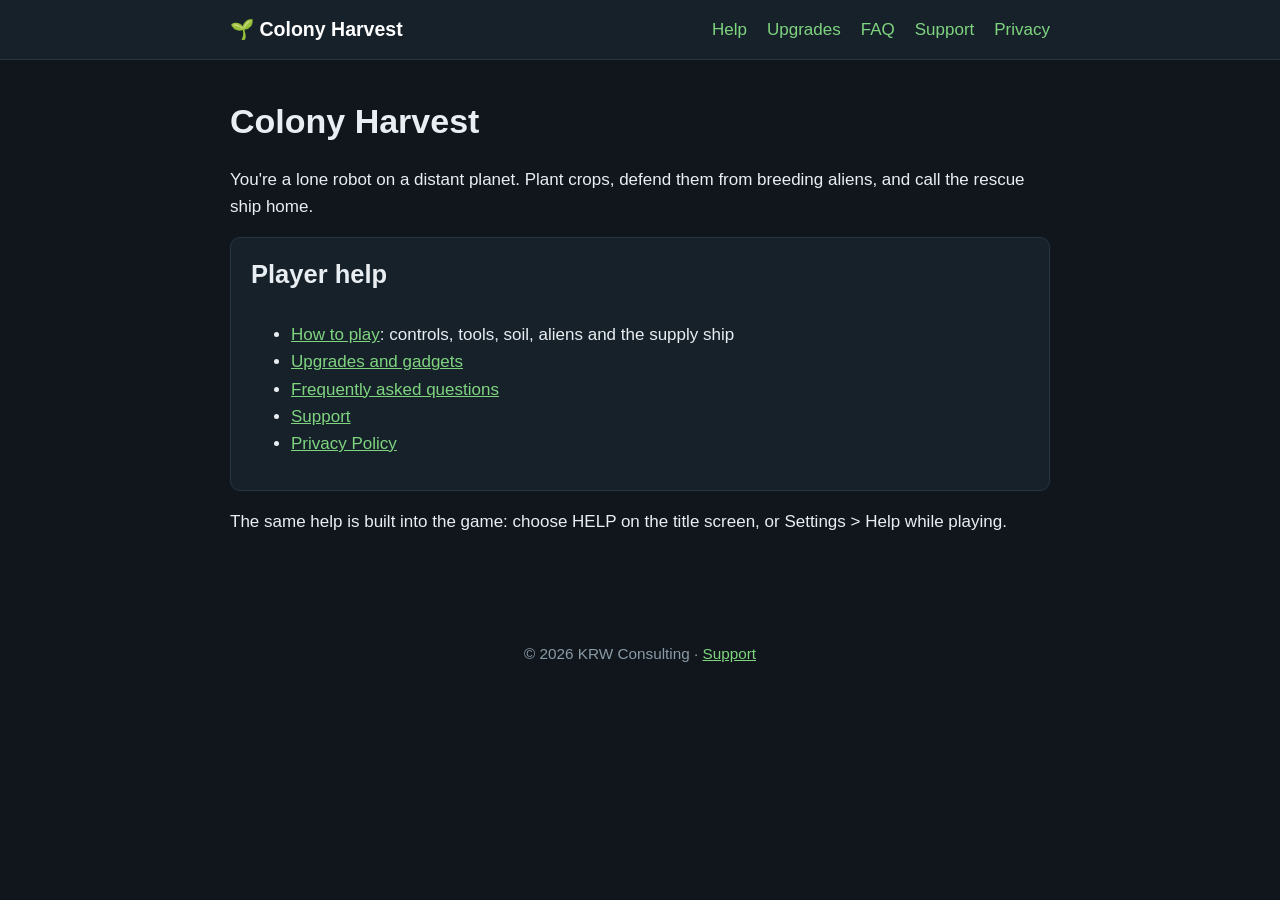
<file: index.html>
<!DOCTYPE html>
<html lang="en-GB"><head><meta charset="utf-8"><meta name="viewport" content="width=device-width,initial-scale=1">
<title>Colony Harvest</title><link rel="stylesheet" href="style.css"></head><body>
<header><nav><a class="brand" href="index.html">🌱 Colony Harvest</a><a href="help.html">Help</a><a href="upgrades.html">Upgrades</a><a href="faq.html">FAQ</a><a href="support.html">Support</a><a href="privacy.html">Privacy</a></nav></header>
<main>
<h1>Colony Harvest</h1>
<p>You're a lone robot on a distant planet. Plant crops, defend them from breeding aliens, and call the rescue ship home.</p>
<div class="card"><h2 style="margin-top:0;border:0">Player help</h2>
<ul><li><a href="help.html">How to play</a>: controls, tools, soil, aliens and the supply ship</li>
<li><a href="upgrades.html">Upgrades and gadgets</a></li>
<li><a href="faq.html">Frequently asked questions</a></li>
<li><a href="support.html">Support</a></li>
<li><a href="privacy.html">Privacy Policy</a></li></ul></div>
<p>The same help is built into the game: choose HELP on the title screen, or Settings &gt; Help while playing.</p>
</main><footer>&copy; 2026 KRW Consulting · <a href="support.html">Support</a></footer></body></html>
</file>
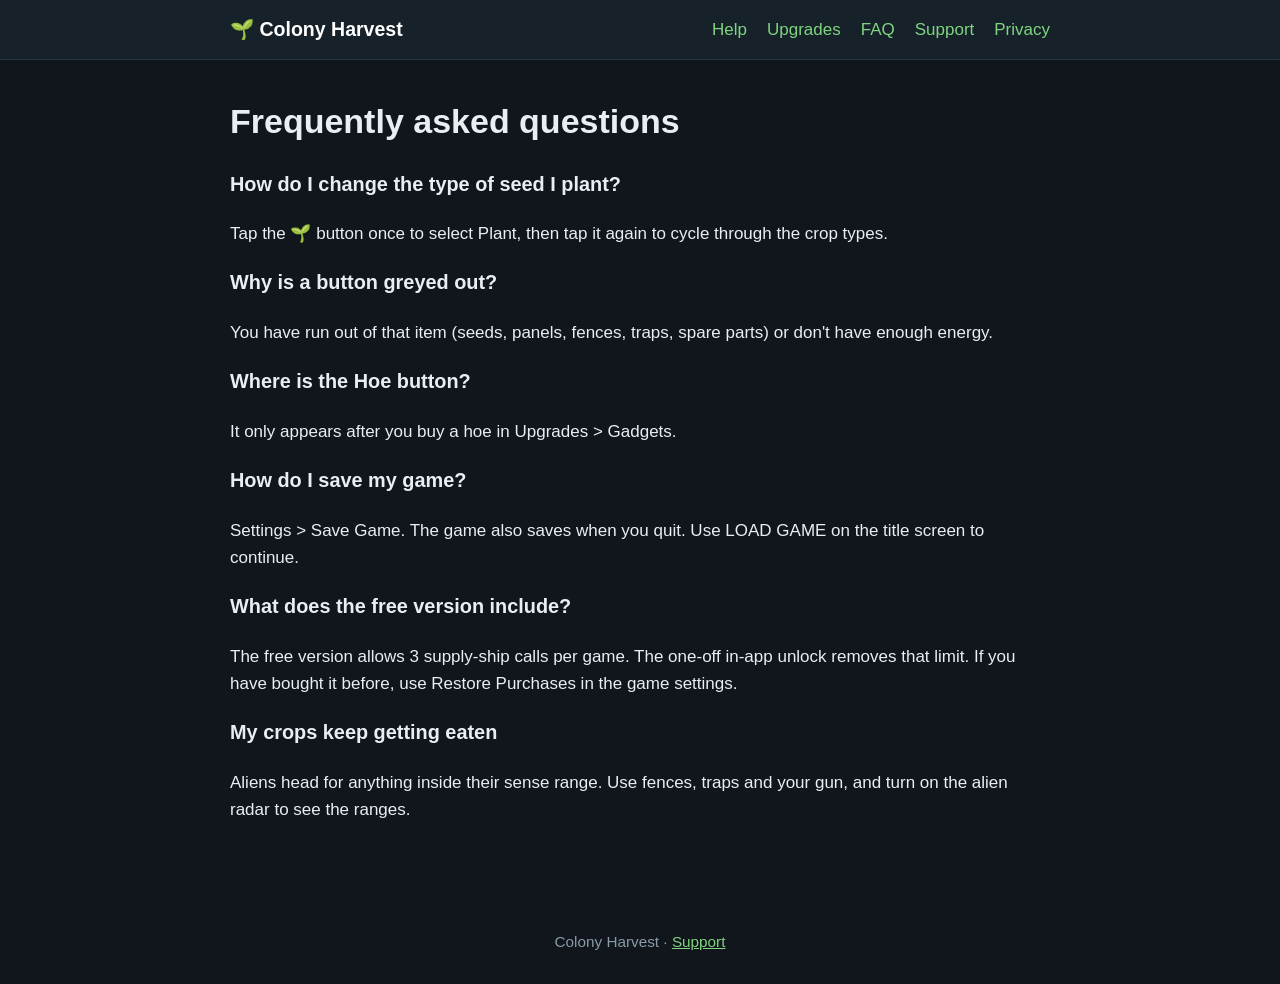
<file: faq.html>
<!DOCTYPE html>
<html lang="en-GB"><head><meta charset="utf-8"><meta name="viewport" content="width=device-width,initial-scale=1">
<title>FAQ – Colony Harvest</title><link rel="stylesheet" href="style.css"></head><body>
<header><nav><a class="brand" href="index.html">🌱 Colony Harvest</a><a href="help.html">Help</a><a href="upgrades.html">Upgrades</a><a href="faq.html">FAQ</a><a href="support.html">Support</a><a href="privacy.html">Privacy</a></nav></header>
<main>
<h1>Frequently asked questions</h1>
<h3>How do I change the type of seed I plant?</h3><p>Tap the 🌱 button once to select Plant, then tap it again to cycle through the crop types.</p>
<h3>Why is a button greyed out?</h3><p>You have run out of that item (seeds, panels, fences, traps, spare parts) or don't have enough energy.</p>
<h3>Where is the Hoe button?</h3><p>It only appears after you buy a hoe in Upgrades &gt; Gadgets.</p>
<h3>How do I save my game?</h3><p>Settings &gt; Save Game. The game also saves when you quit. Use LOAD GAME on the title screen to continue.</p>
<h3>What does the free version include?</h3><p>The free version allows 3 supply-ship calls per game. The one-off in-app unlock removes that limit. If you have bought it before, use Restore Purchases in the game settings.</p>
<h3>My crops keep getting eaten</h3><p>Aliens head for anything inside their sense range. Use fences, traps and your gun, and turn on the alien radar to see the ranges.</p>
</main><footer>Colony Harvest · <a href="support.html">Support</a></footer></body></html>
</file>
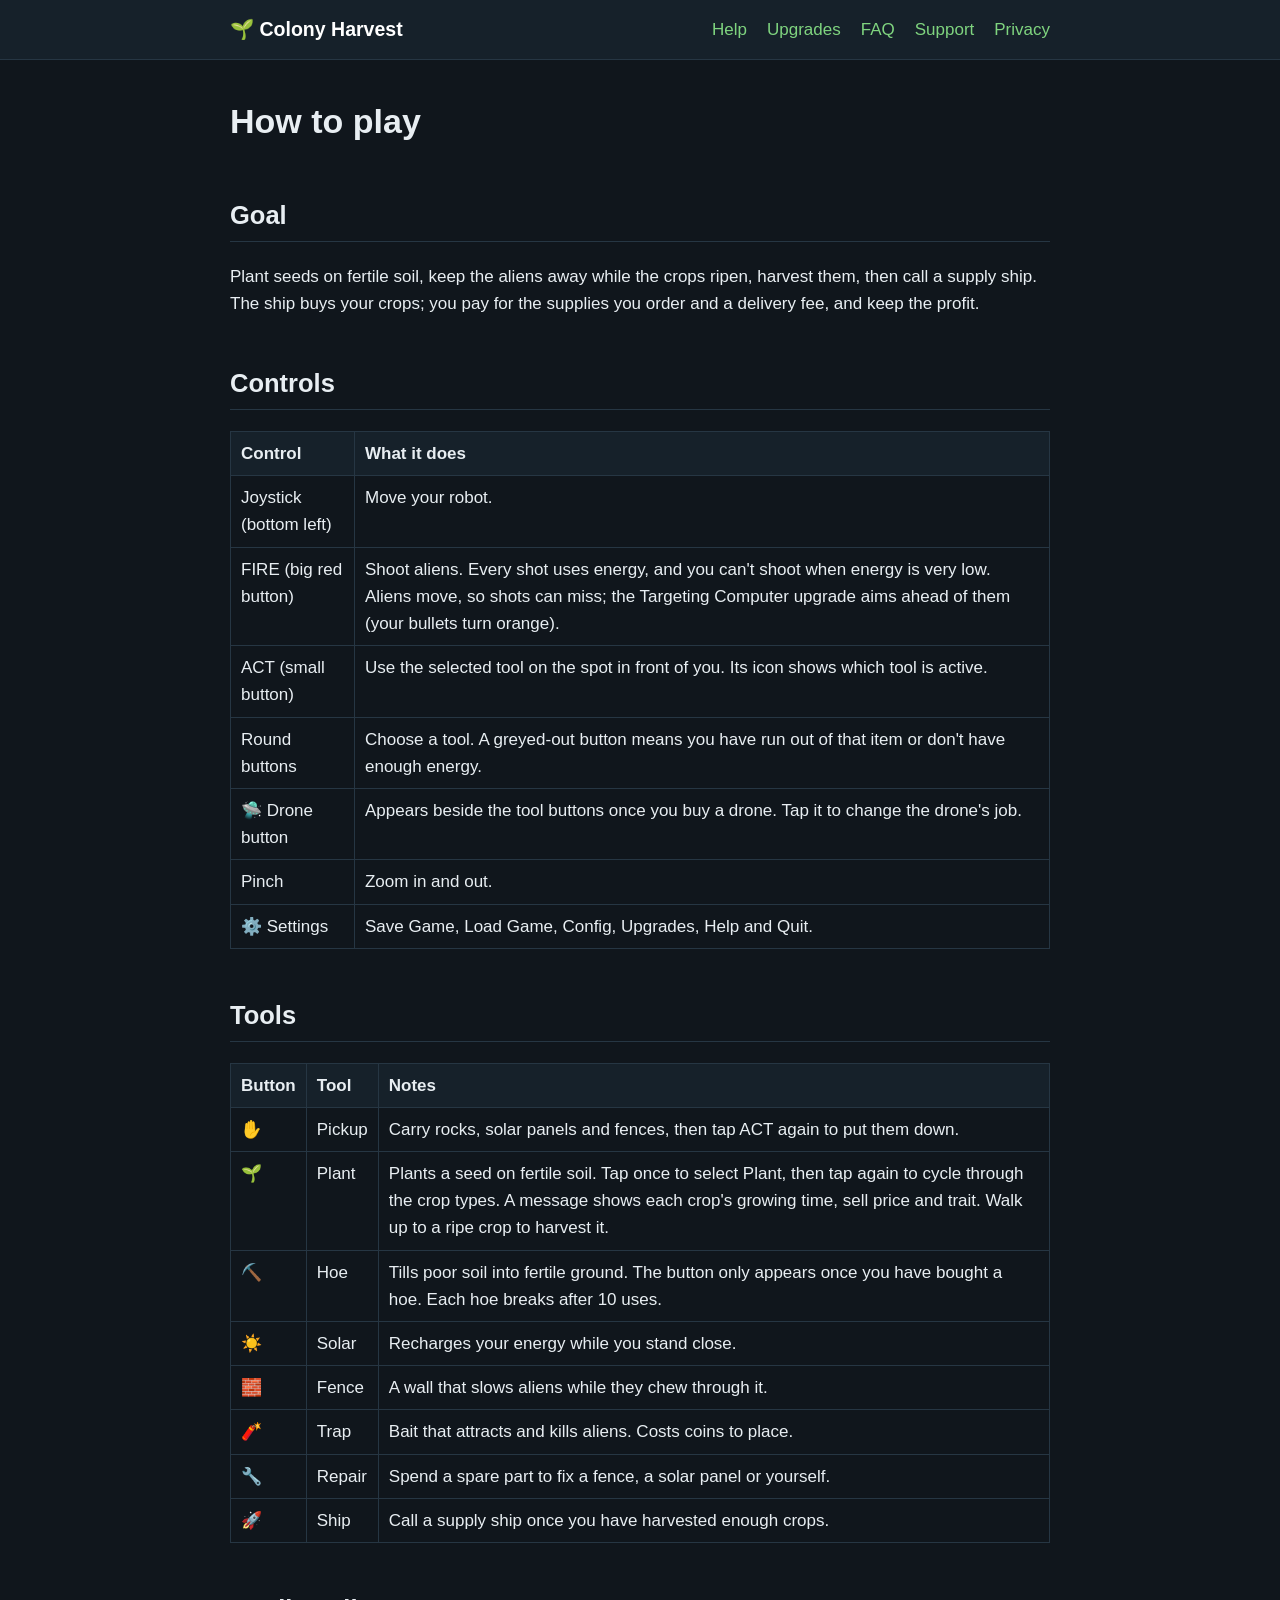
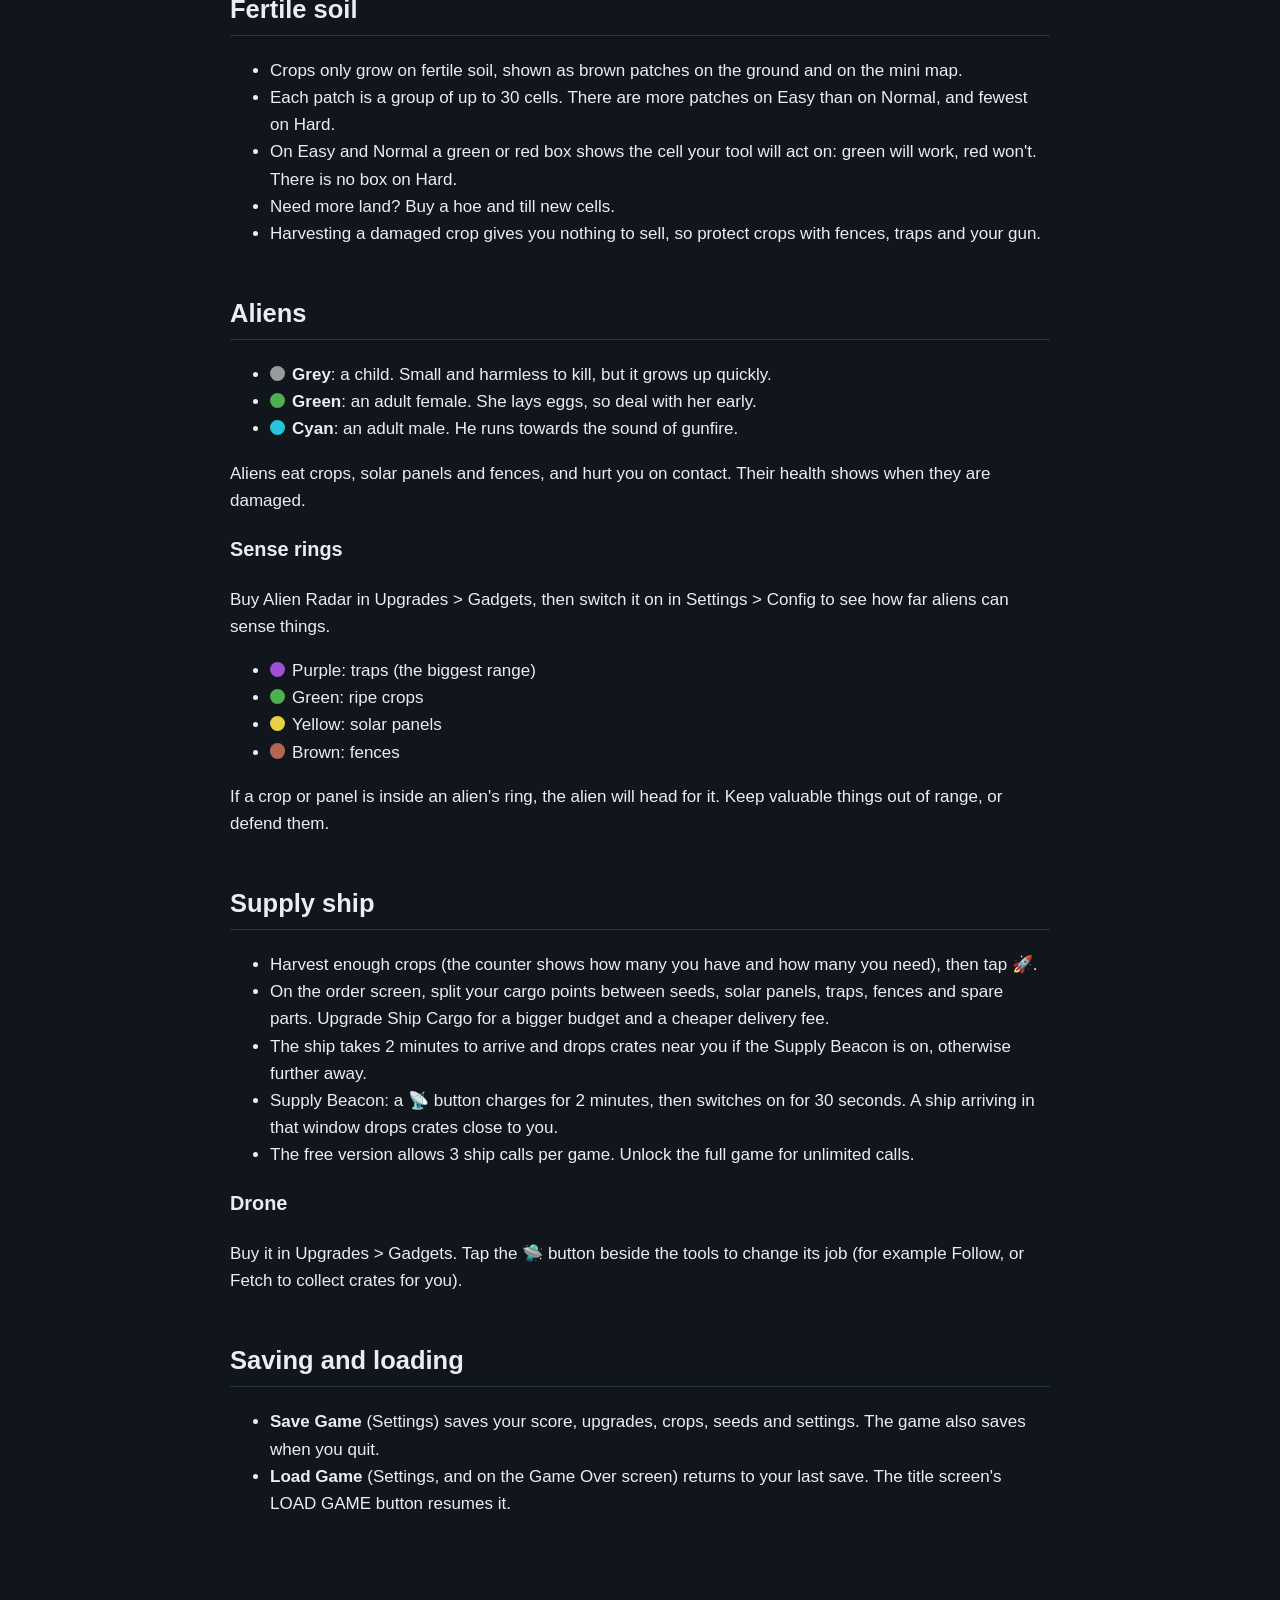
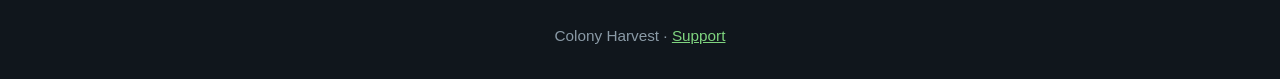
<file: help.html>
<!DOCTYPE html>
<html lang="en-GB"><head><meta charset="utf-8"><meta name="viewport" content="width=device-width,initial-scale=1">
<title>How to play – Colony Harvest</title><link rel="stylesheet" href="style.css"></head><body>
<header><nav><a class="brand" href="index.html">🌱 Colony Harvest</a><a href="help.html">Help</a><a href="upgrades.html">Upgrades</a><a href="faq.html">FAQ</a><a href="support.html">Support</a><a href="privacy.html">Privacy</a></nav></header>
<main>
<h1>How to play</h1>
<h2 id="goal">Goal</h2>
<p>Plant seeds on fertile soil, keep the aliens away while the crops ripen, harvest them, then call a supply ship. The ship buys your crops; you pay for the supplies you order and a delivery fee, and keep the profit.</p>
<h2 id="controls">Controls</h2>
<table><tr><th>Control</th><th>What it does</th></tr>
<tr><td>Joystick (bottom left)</td><td>Move your robot.</td></tr>
<tr><td>FIRE (big red button)</td><td>Shoot aliens. Every shot uses energy, and you can't shoot when energy is very low. Aliens move, so shots can miss; the Targeting Computer upgrade aims ahead of them (your bullets turn orange).</td></tr>
<tr><td>ACT (small button)</td><td>Use the selected tool on the spot in front of you. Its icon shows which tool is active.</td></tr>
<tr><td>Round buttons</td><td>Choose a tool. A greyed-out button means you have run out of that item or don't have enough energy.</td></tr>
<tr><td>🛸 Drone button</td><td>Appears beside the tool buttons once you buy a drone. Tap it to change the drone's job.</td></tr>
<tr><td>Pinch</td><td>Zoom in and out.</td></tr>
<tr><td>⚙️ Settings</td><td>Save Game, Load Game, Config, Upgrades, Help and Quit.</td></tr></table>
<h2 id="tools">Tools</h2>
<table><tr><th>Button</th><th>Tool</th><th>Notes</th></tr>
<tr><td>✋</td><td>Pickup</td><td>Carry rocks, solar panels and fences, then tap ACT again to put them down.</td></tr>
<tr><td>🌱</td><td>Plant</td><td>Plants a seed on fertile soil. Tap once to select Plant, then tap again to cycle through the crop types. A message shows each crop's growing time, sell price and trait. Walk up to a ripe crop to harvest it.</td></tr>
<tr><td>⛏️</td><td>Hoe</td><td>Tills poor soil into fertile ground. The button only appears once you have bought a hoe. Each hoe breaks after 10 uses.</td></tr>
<tr><td>☀️</td><td>Solar</td><td>Recharges your energy while you stand close.</td></tr>
<tr><td>🧱</td><td>Fence</td><td>A wall that slows aliens while they chew through it.</td></tr>
<tr><td>🧨</td><td>Trap</td><td>Bait that attracts and kills aliens. Costs coins to place.</td></tr>
<tr><td>🔧</td><td>Repair</td><td>Spend a spare part to fix a fence, a solar panel or yourself.</td></tr>
<tr><td>🚀</td><td>Ship</td><td>Call a supply ship once you have harvested enough crops.</td></tr></table>
<h2 id="soil">Fertile soil</h2>
<ul><li>Crops only grow on fertile soil, shown as brown patches on the ground and on the mini map.</li>
<li>Each patch is a group of up to 30 cells. There are more patches on Easy than on Normal, and fewest on Hard.</li>
<li>On Easy and Normal a green or red box shows the cell your tool will act on: green will work, red won't. There is no box on Hard.</li>
<li>Need more land? Buy a hoe and till new cells.</li>
<li>Harvesting a damaged crop gives you nothing to sell, so protect crops with fences, traps and your gun.</li></ul>
<h2 id="aliens">Aliens</h2>
<ul><li><span class="sw" style="background:#9a9a9a"></span><b>Grey</b>: a child. Small and harmless to kill, but it grows up quickly.</li>
<li><span class="sw" style="background:#4caf50"></span><b>Green</b>: an adult female. She lays eggs, so deal with her early.</li>
<li><span class="sw" style="background:#26c6da"></span><b>Cyan</b>: an adult male. He runs towards the sound of gunfire.</li></ul>
<p>Aliens eat crops, solar panels and fences, and hurt you on contact. Their health shows when they are damaged.</p>
<h3 id="rings">Sense rings</h3>
<p>Buy Alien Radar in Upgrades &gt; Gadgets, then switch it on in Settings &gt; Config to see how far aliens can sense things.</p>
<ul><li><span class="sw" style="background:#a050d0"></span>Purple: traps (the biggest range)</li><li><span class="sw" style="background:#4caf50"></span>Green: ripe crops</li><li><span class="sw" style="background:#e8d040"></span>Yellow: solar panels</li><li><span class="sw" style="background:#b36650"></span>Brown: fences</li></ul>
<p>If a crop or panel is inside an alien's ring, the alien will head for it. Keep valuable things out of range, or defend them.</p>
<h2 id="ship">Supply ship</h2>
<ul><li>Harvest enough crops (the counter shows how many you have and how many you need), then tap 🚀.</li>
<li>On the order screen, split your cargo points between seeds, solar panels, traps, fences and spare parts. Upgrade Ship Cargo for a bigger budget and a cheaper delivery fee.</li>
<li>The ship takes 2 minutes to arrive and drops crates near you if the Supply Beacon is on, otherwise further away.</li>
<li>Supply Beacon: a 📡 button charges for 2 minutes, then switches on for 30 seconds. A ship arriving in that window drops crates close to you.</li>
<li>The free version allows 3 ship calls per game. Unlock the full game for unlimited calls.</li></ul>
<h3 id="drone">Drone</h3>
<p>Buy it in Upgrades &gt; Gadgets. Tap the 🛸 button beside the tools to change its job (for example Follow, or Fetch to collect crates for you).</p>
<h2 id="saving">Saving and loading</h2>
<ul><li><b>Save Game</b> (Settings) saves your score, upgrades, crops, seeds and settings. The game also saves when you quit.</li>
<li><b>Load Game</b> (Settings, and on the Game Over screen) returns to your last save. The title screen's LOAD GAME button resumes it.</li></ul>
</main><footer>Colony Harvest · <a href="support.html">Support</a></footer></body></html>
</file>
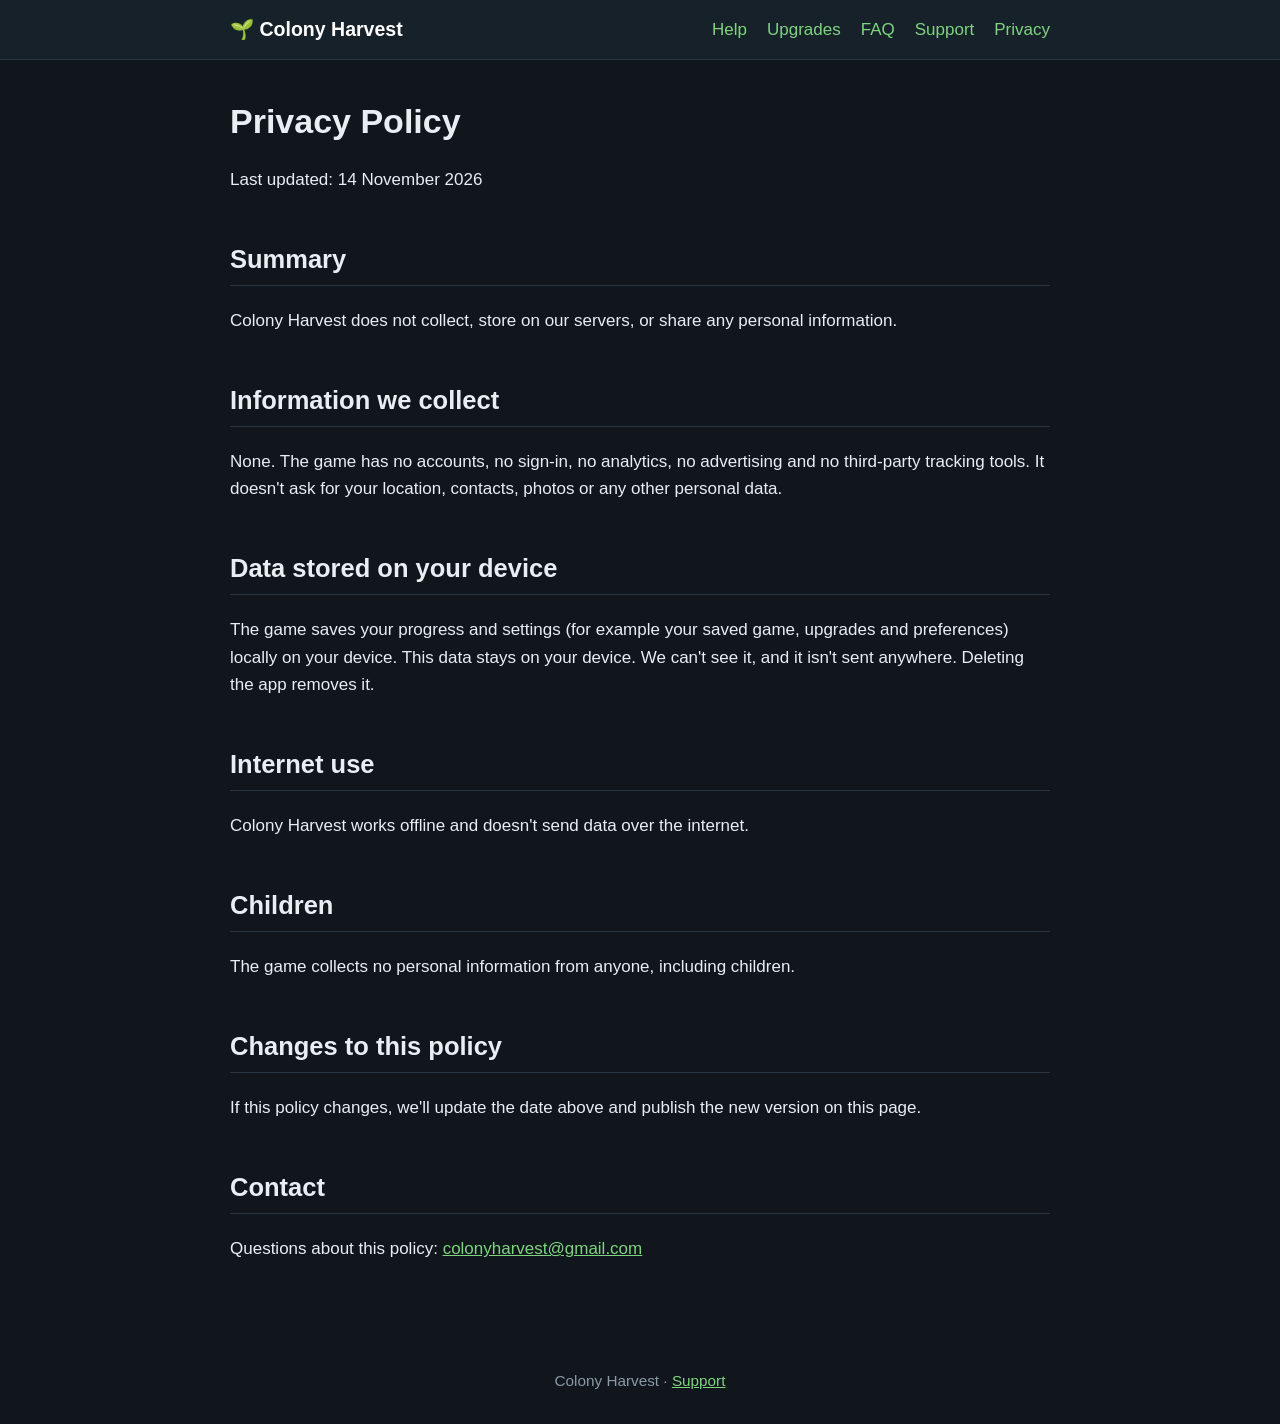
<file: privacy.html>
<!DOCTYPE html>
<html lang="en-GB"><head><meta charset="utf-8"><meta name="viewport" content="width=device-width,initial-scale=1">
<title>Privacy Policy – Colony Harvest</title><link rel="stylesheet" href="style.css"></head><body>
<header><nav><a class="brand" href="index.html">🌱 Colony Harvest</a><a href="help.html">Help</a><a href="upgrades.html">Upgrades</a><a href="faq.html">FAQ</a><a href="support.html">Support</a><a href="privacy.html">Privacy</a></nav></header>
<main>
<h1>Privacy Policy</h1>
<p>Last updated: 14 November 2026</p>
<h2>Summary</h2>
<p>Colony Harvest does not collect, store on our servers, or share any personal information.</p>
<h2>Information we collect</h2>
<p>None. The game has no accounts, no sign-in, no analytics, no advertising and no third-party tracking tools. It doesn't ask for your location, contacts, photos or any other personal data.</p>
<h2>Data stored on your device</h2>
<p>The game saves your progress and settings (for example your saved game, upgrades and preferences) locally on your device. This data stays on your device. We can't see it, and it isn't sent anywhere. Deleting the app removes it.</p>
<h2>Internet use</h2>
<p>Colony Harvest works offline and doesn't send data over the internet.</p>
<h2>Children</h2>
<p>The game collects no personal information from anyone, including children.</p>
<h2>Changes to this policy</h2>
<p>If this policy changes, we'll update the date above and publish the new version on this page.</p>
<h2>Contact</h2>
<p>Questions about this policy: <a href="mailto:colonyharvest@gmail.com">colonyharvest@gmail.com</a></p></main><footer>Colony Harvest · <a href="support.html">Support</a></footer></body></html>
</file>
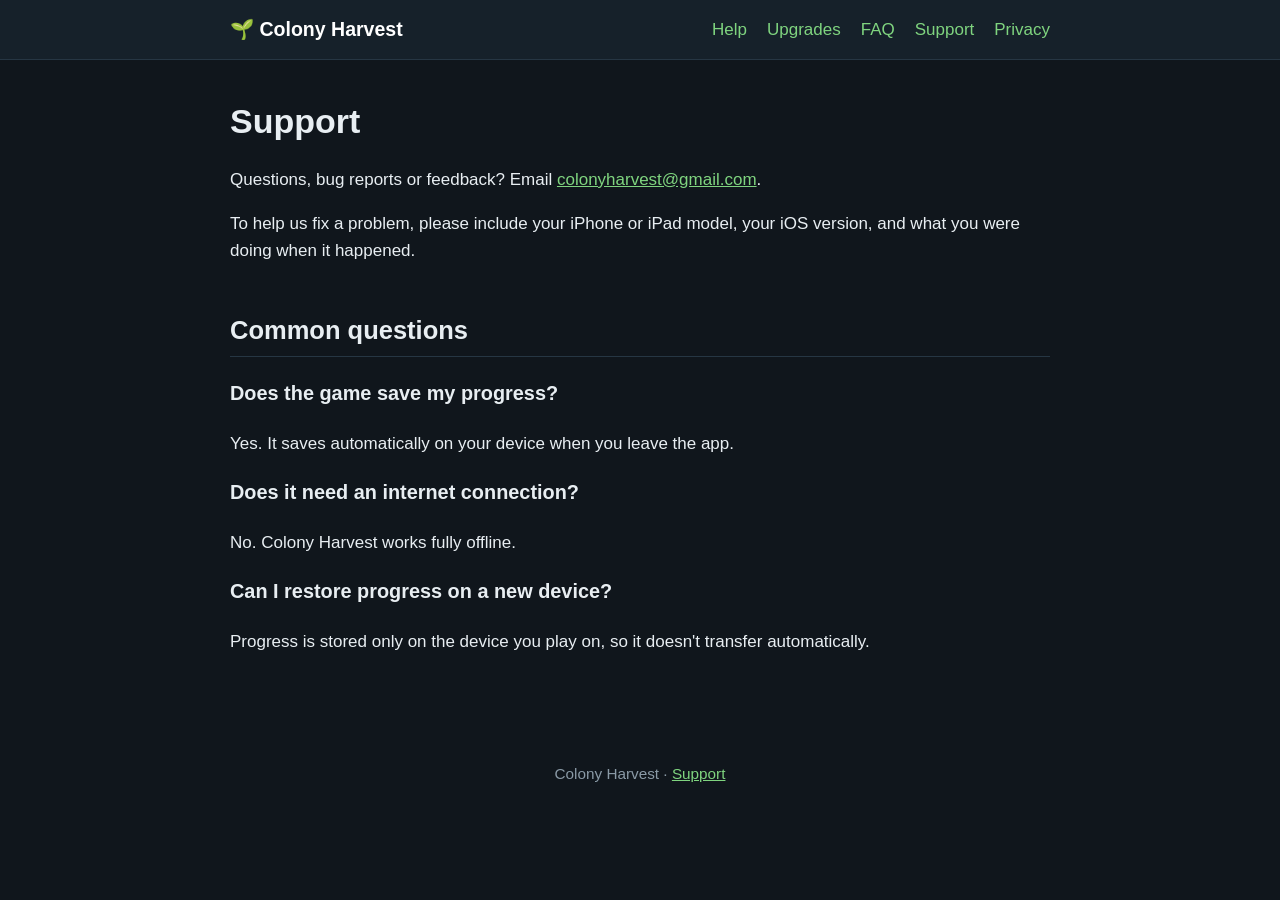
<file: support.html>
<!DOCTYPE html>
<html lang="en-GB"><head><meta charset="utf-8"><meta name="viewport" content="width=device-width,initial-scale=1">
<title>Support – Colony Harvest</title><link rel="stylesheet" href="style.css"></head><body>
<header><nav><a class="brand" href="index.html">🌱 Colony Harvest</a><a href="help.html">Help</a><a href="upgrades.html">Upgrades</a><a href="faq.html">FAQ</a><a href="support.html">Support</a><a href="privacy.html">Privacy</a></nav></header>
<main>
<h1>Support</h1>
<p>Questions, bug reports or feedback? Email <a href="mailto:colonyharvest@gmail.com">colonyharvest@gmail.com</a>.</p>
<p>To help us fix a problem, please include your iPhone or iPad model, your iOS version, and what you were doing when it happened.</p>
<h2>Common questions</h2>
<h3>Does the game save my progress?</h3><p>Yes. It saves automatically on your device when you leave the app.</p>
<h3>Does it need an internet connection?</h3><p>No. Colony Harvest works fully offline.</p>
<h3>Can I restore progress on a new device?</h3><p>Progress is stored only on the device you play on, so it doesn't transfer automatically.</p></main><footer>Colony Harvest · <a href="support.html">Support</a></footer></body></html>
</file>
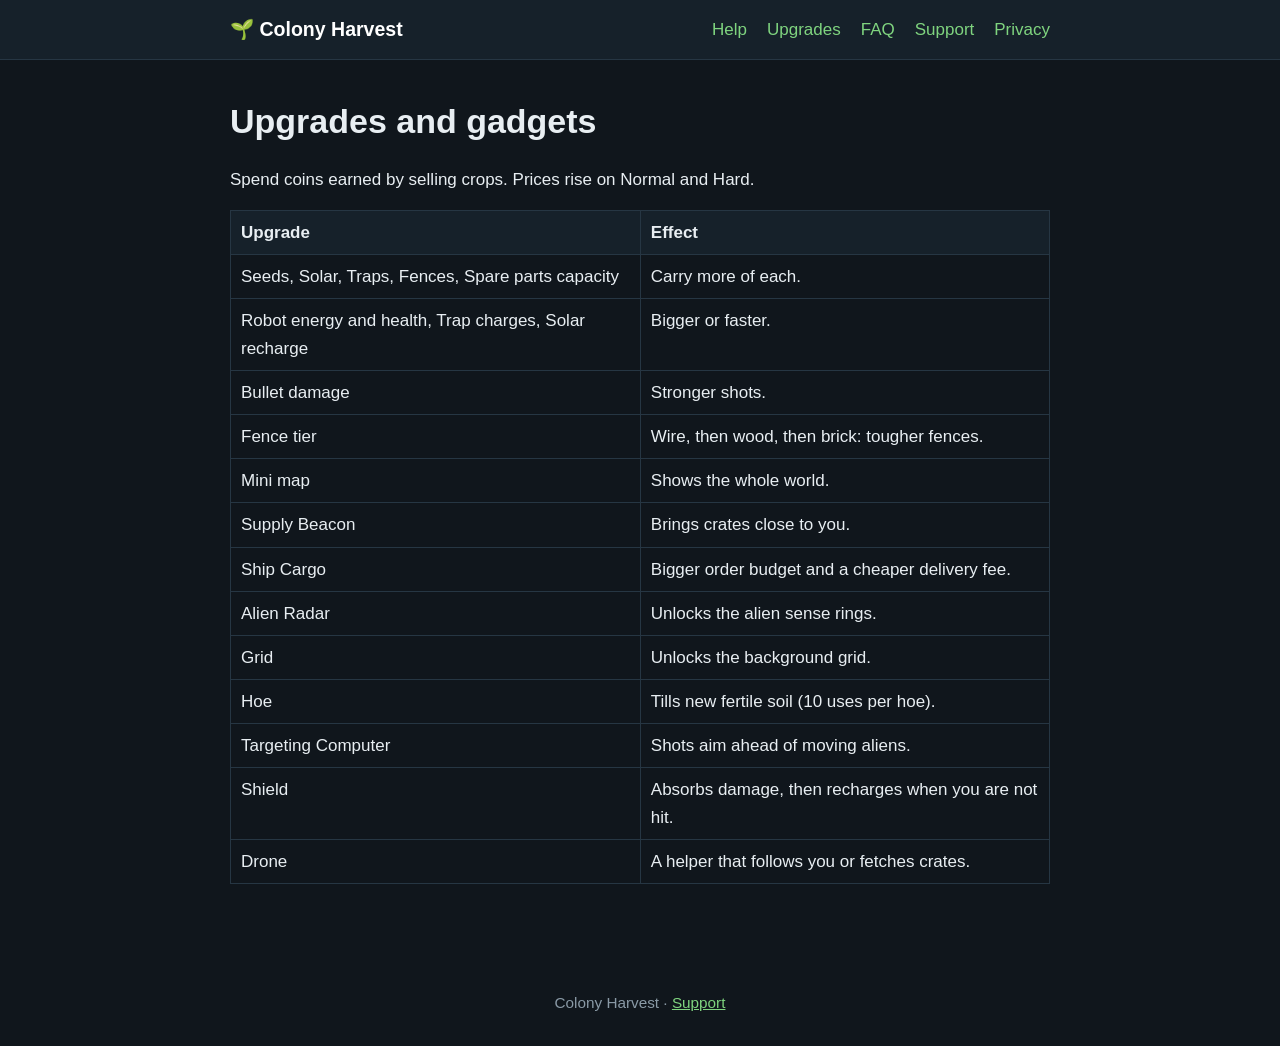
<file: upgrades.html>
<!DOCTYPE html>
<html lang="en-GB"><head><meta charset="utf-8"><meta name="viewport" content="width=device-width,initial-scale=1">
<title>Upgrades – Colony Harvest</title><link rel="stylesheet" href="style.css"></head><body>
<header><nav><a class="brand" href="index.html">🌱 Colony Harvest</a><a href="help.html">Help</a><a href="upgrades.html">Upgrades</a><a href="faq.html">FAQ</a><a href="support.html">Support</a><a href="privacy.html">Privacy</a></nav></header>
<main>
<h1>Upgrades and gadgets</h1>
<p>Spend coins earned by selling crops. Prices rise on Normal and Hard.</p>
<table><tr><th>Upgrade</th><th>Effect</th></tr>
<tr><td>Seeds, Solar, Traps, Fences, Spare parts capacity</td><td>Carry more of each.</td></tr>
<tr><td>Robot energy and health, Trap charges, Solar recharge</td><td>Bigger or faster.</td></tr>
<tr><td>Bullet damage</td><td>Stronger shots.</td></tr>
<tr><td>Fence tier</td><td>Wire, then wood, then brick: tougher fences.</td></tr>
<tr><td>Mini map</td><td>Shows the whole world.</td></tr>
<tr><td>Supply Beacon</td><td>Brings crates close to you.</td></tr>
<tr><td>Ship Cargo</td><td>Bigger order budget and a cheaper delivery fee.</td></tr>
<tr><td>Alien Radar</td><td>Unlocks the alien sense rings.</td></tr>
<tr><td>Grid</td><td>Unlocks the background grid.</td></tr>
<tr><td>Hoe</td><td>Tills new fertile soil (10 uses per hoe).</td></tr>
<tr><td>Targeting Computer</td><td>Shots aim ahead of moving aliens.</td></tr>
<tr><td>Shield</td><td>Absorbs damage, then recharges when you are not hit.</td></tr>
<tr><td>Drone</td><td>A helper that follows you or fetches crates.</td></tr></table>
</main><footer>Colony Harvest · <a href="support.html">Support</a></footer></body></html>
</file>
<file: style.css>
*{box-sizing:border-box}body{margin:0;font:17px/1.6 -apple-system,BlinkMacSystemFont,"Segoe UI",Roboto,sans-serif;background:#10161c;color:#e8eef2}
a{color:#7fd47f}header{background:#16212a;border-bottom:1px solid #263643}
nav{max-width:860px;margin:0 auto;padding:14px 20px;display:flex;gap:20px;flex-wrap:wrap;align-items:center}
nav .brand{font-weight:700;font-size:1.15em;color:#fff;text-decoration:none;margin-right:auto}
nav a{text-decoration:none}main{max-width:860px;margin:0 auto;padding:24px 20px 60px}
h1{font-size:2em;margin:.3em 0}h2{margin-top:1.8em;border-bottom:1px solid #263643;padding-bottom:.2em}
table{border-collapse:collapse;width:100%;margin:1em 0}th,td{border:1px solid #263643;padding:8px 10px;text-align:left;vertical-align:top}th{background:#16212a}
.card{background:#16212a;border:1px solid #263643;border-radius:10px;padding:16px 20px;margin:16px 0}
.sw{display:inline-block;width:.9em;height:.9em;border-radius:50%;margin-right:.4em;vertical-align:-1px}
footer{text-align:center;color:#8a9aa6;padding:30px 20px;font-size:.9em}
</file>
